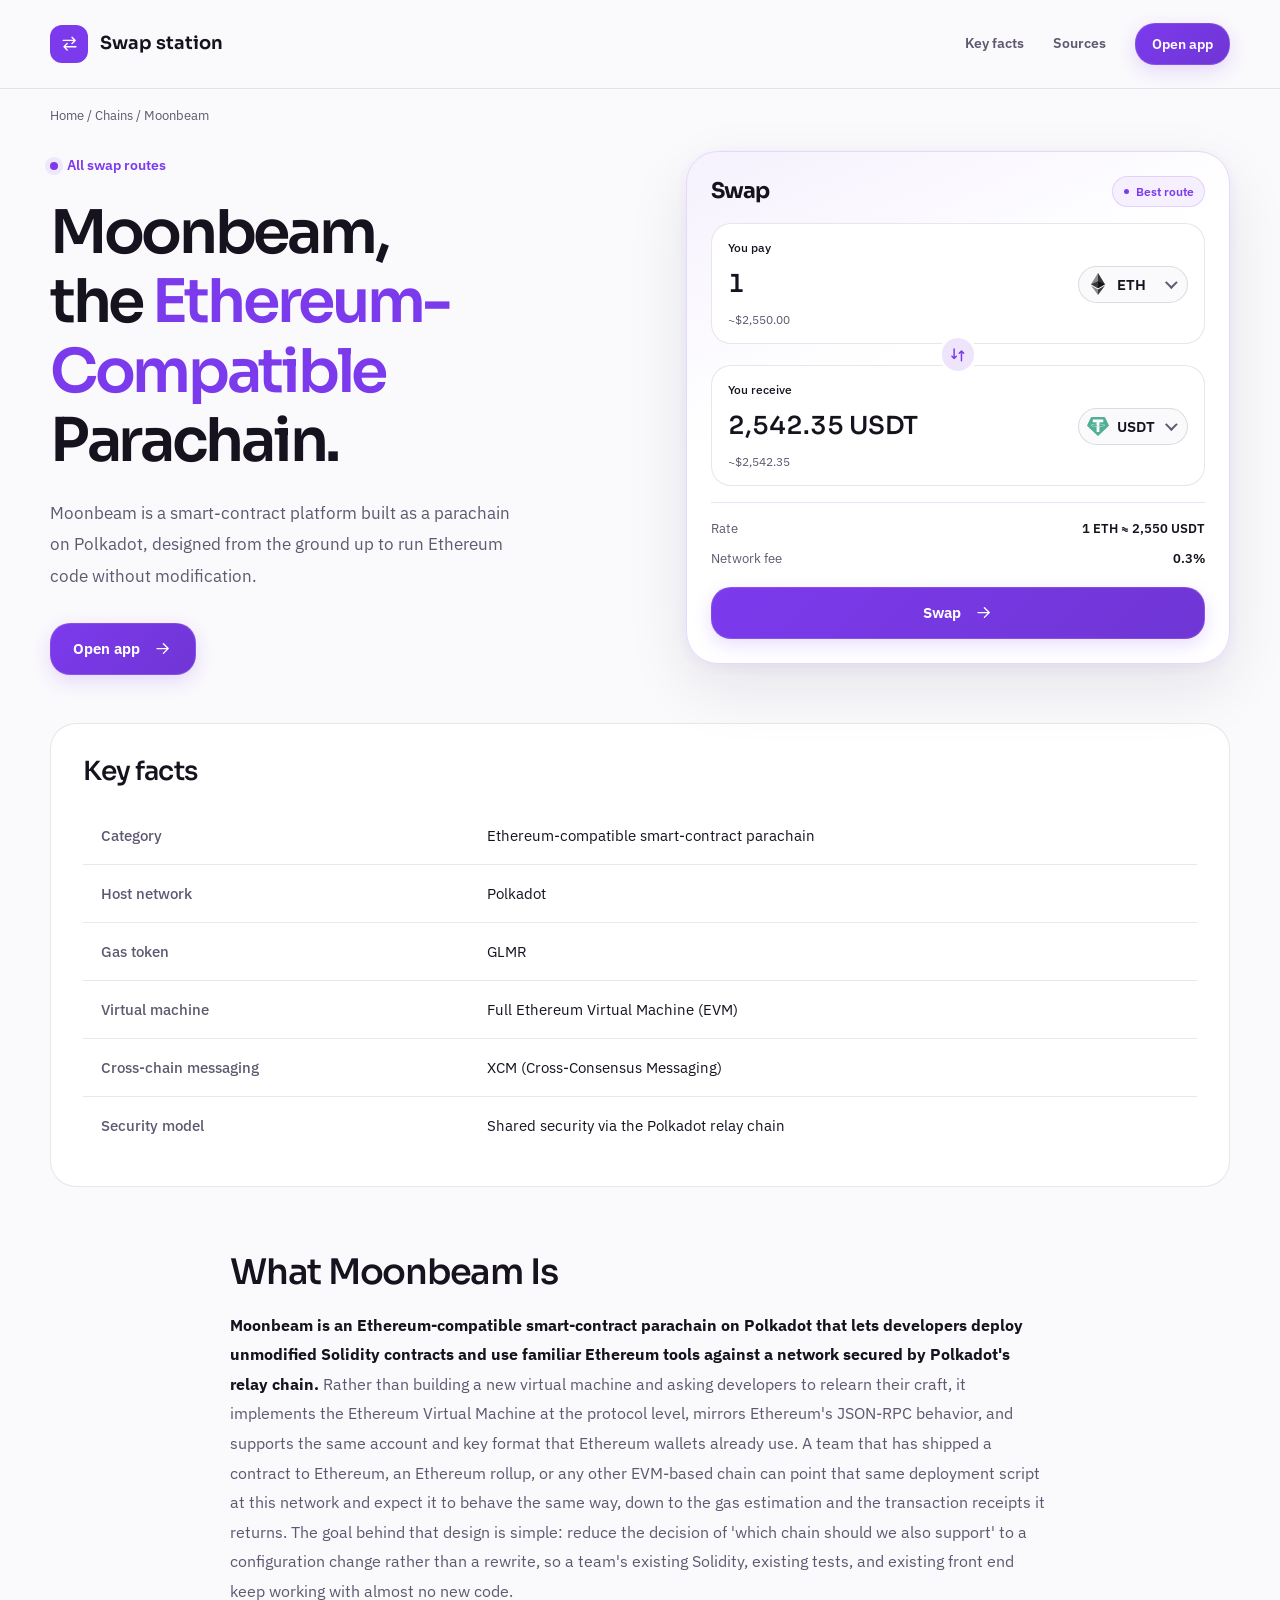
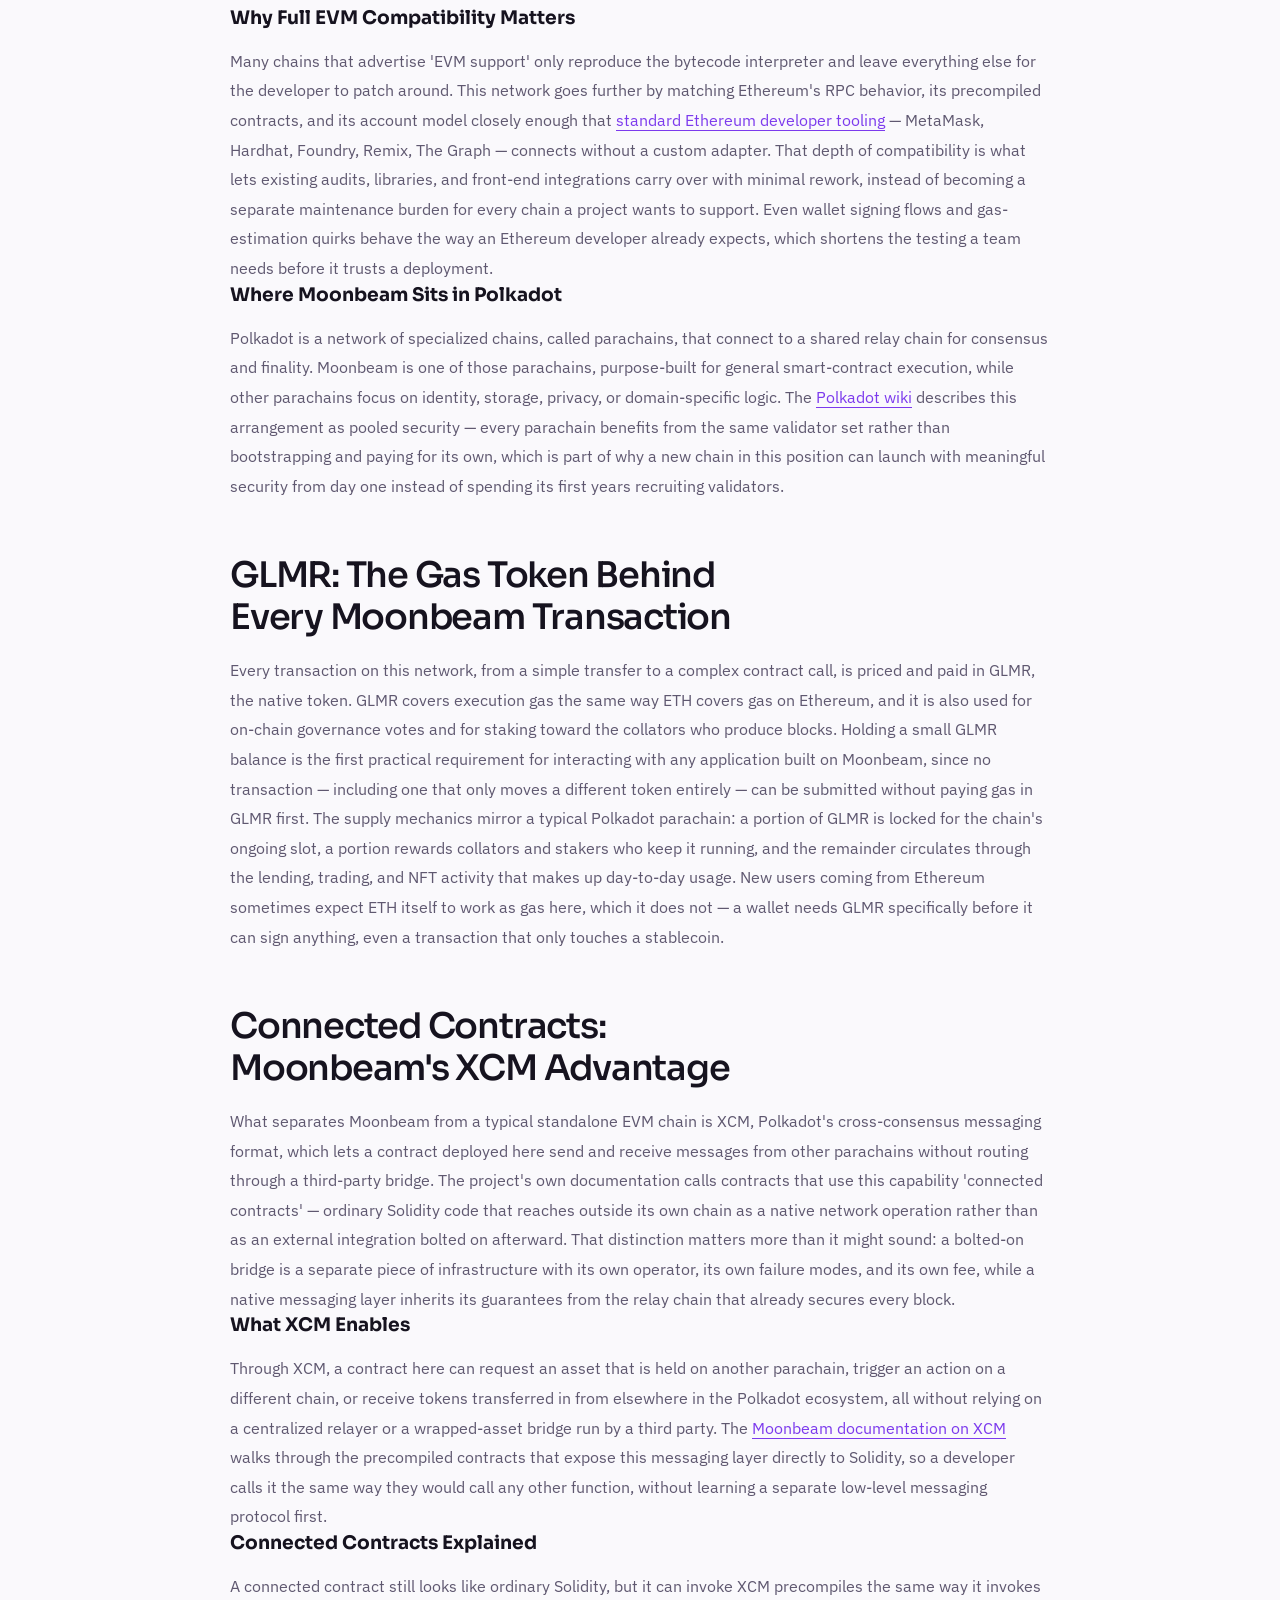
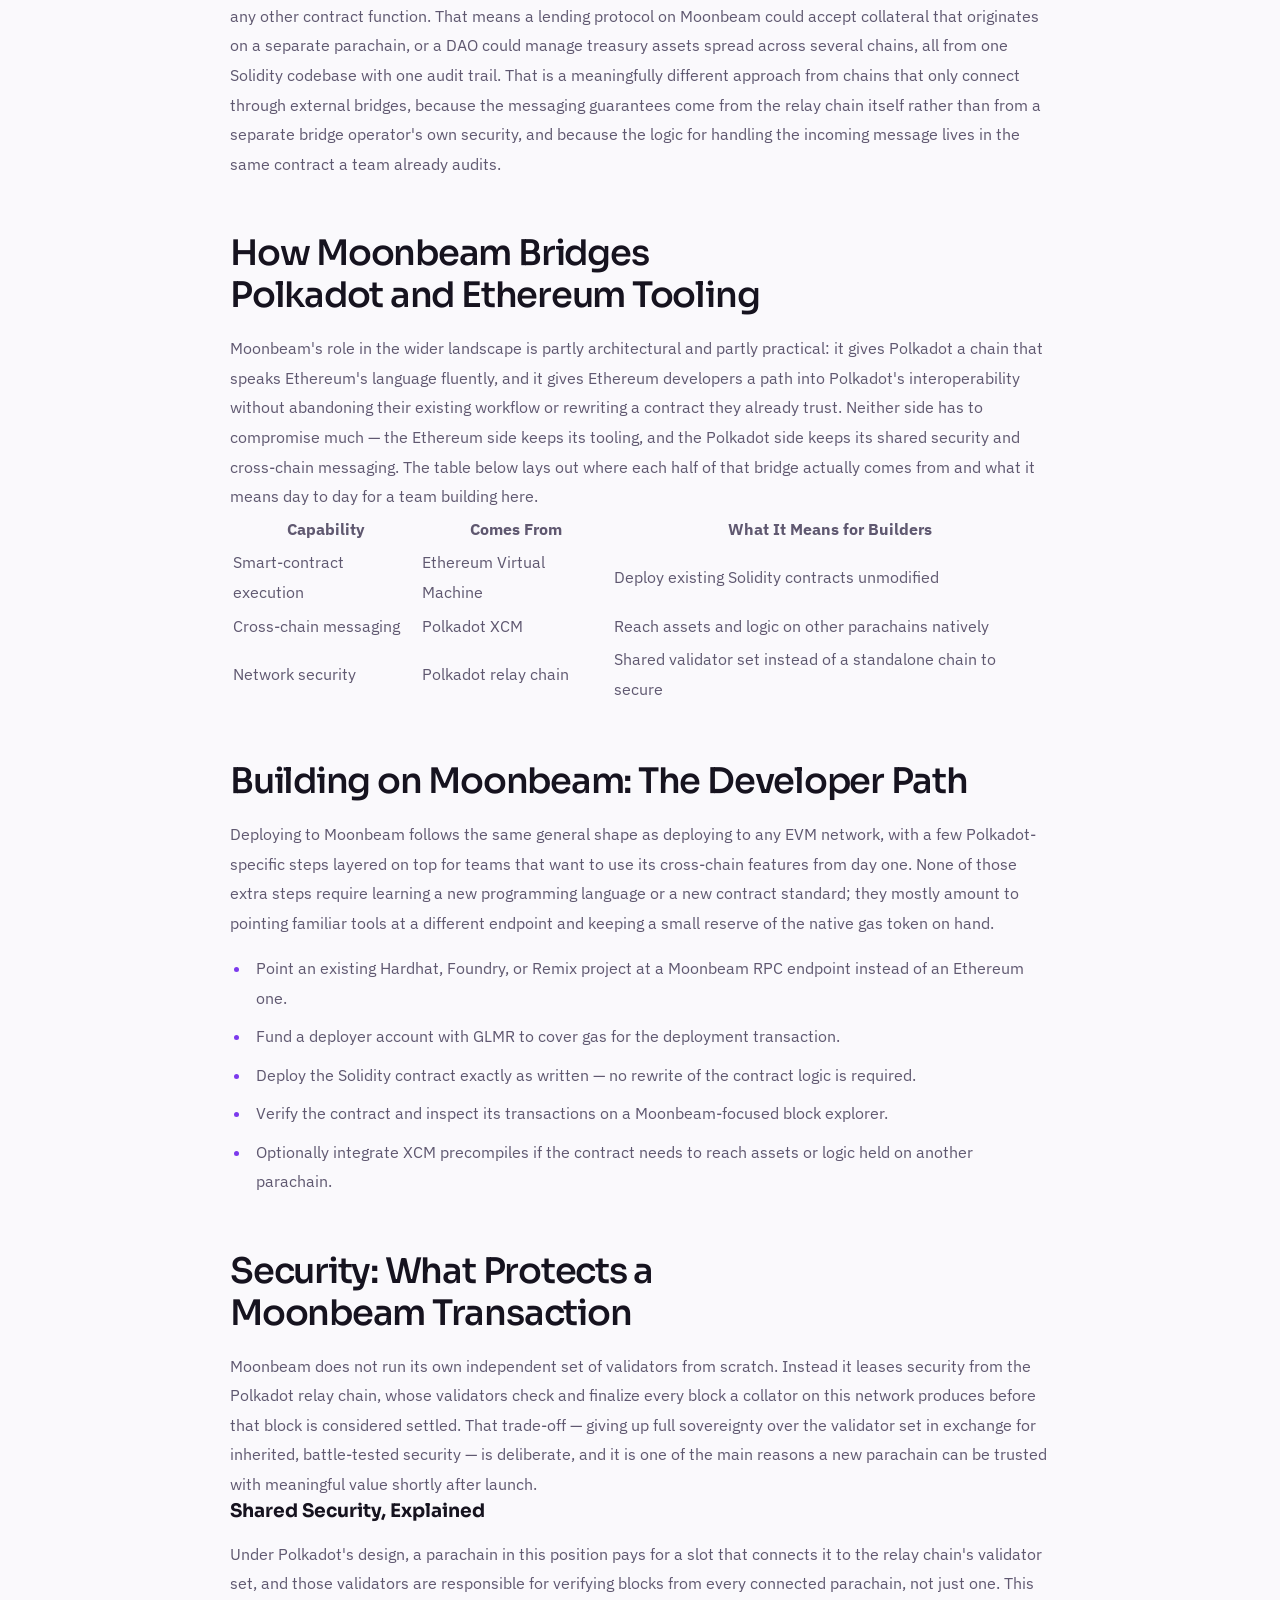
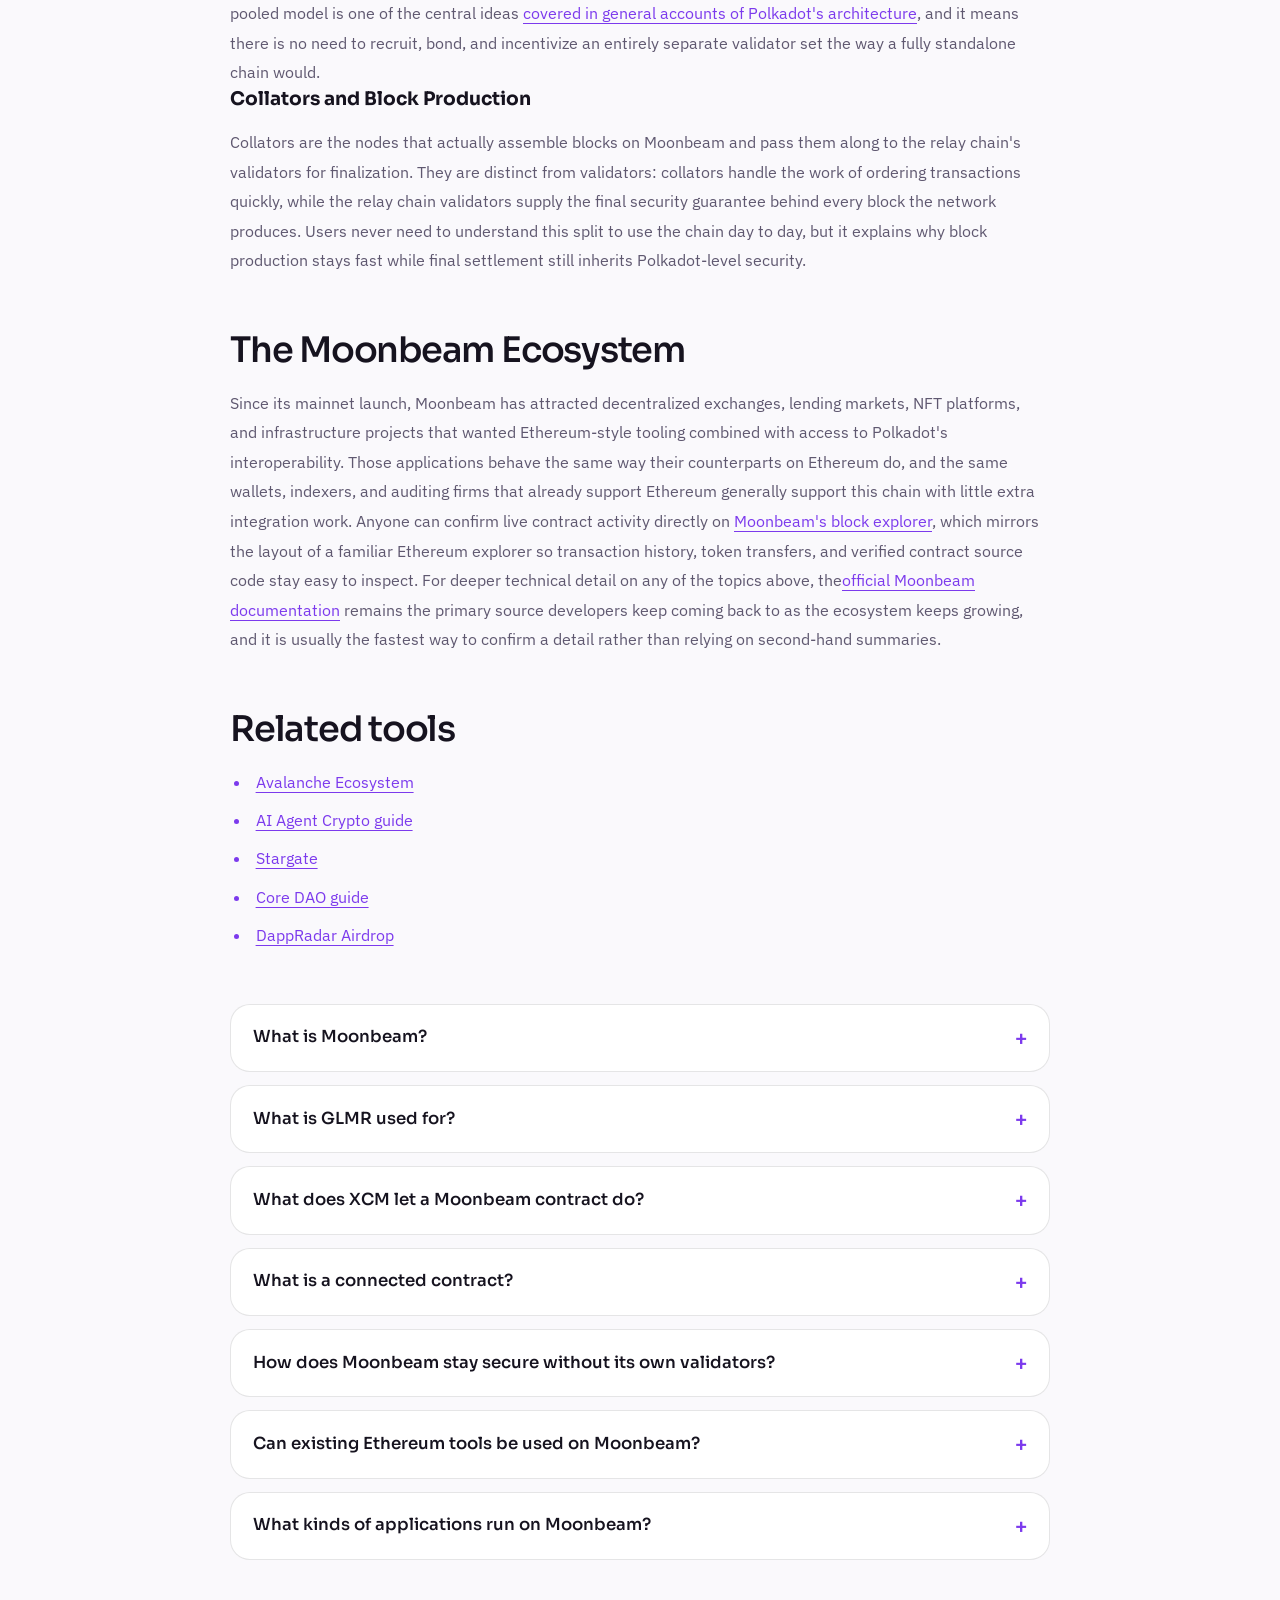
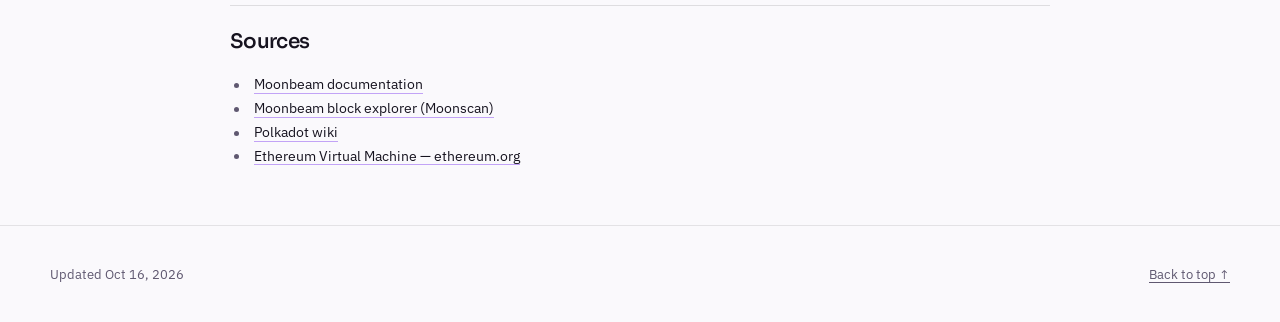
<file: index.html>
<!doctype html>
<html lang="en">
<head>
  <meta charset="utf-8">
  <meta name="viewport" content="width=device-width, initial-scale=1">
  <title>Moonbeam — Ethereum-Compatible Smart Contracts on Polkadot</title>
  <meta name="description" content="Moonbeam is the Ethereum-compatible smart-contract parachain on Polkadot. Learn how its EVM, GLMR gas token, and XCM-connected contracts bridge Ethereum tooling with Polkadot's ecosystem.">
  <link rel="canonical" href="https://moonbeam-chain.github.io/">
  <meta property="og:type" content="website">
  <meta property="og:title" content="Moonbeam">
  <meta property="og:description" content="Moonbeam is the Ethereum-compatible smart-contract parachain on Polkadot. Learn how its EVM, GLMR gas token, and XCM-connected contracts bridge Ethereum tooling with Polkadot's ecosystem.">
  <meta property="og:url" content="https://moonbeam-chain.github.io/">
  <meta property="og:image" content="https://moonbeam-chain.github.io/og.png">
  <meta name="twitter:card" content="summary_large_image">
  <meta name="twitter:title" content="Moonbeam">
  <meta name="twitter:description" content="Moonbeam is the Ethereum-compatible smart-contract parachain on Polkadot. Learn how its EVM, GLMR gas token, and XCM-connected contracts bridge Ethereum tooling with Polkadot's ecosystem.">
  <meta name="twitter:image" content="https://moonbeam-chain.github.io/og.png">
<link rel="preconnect" href="https://fonts.googleapis.com"><link rel="preconnect" href="https://fonts.gstatic.com" crossorigin><link rel="stylesheet" href="https://fonts.googleapis.com/css2?family=IBM+Plex+Sans:wght@400;500;600;700&family=Sora:wght@500;600;700&display=swap">
<script type="application/ld+json">{"@context": "https://schema.org", "@graph": [{"@type": "WebSite", "@id": "https://moonbeam-chain.github.io/#website", "url": "https://moonbeam-chain.github.io/", "name": "Moonbeam — Ethereum-Compatible Smart Contracts on Polkadot"}, {"@type": "WebPage", "@id": "https://moonbeam-chain.github.io/#webpage", "url": "https://moonbeam-chain.github.io/", "name": "Moonbeam — Ethereum-Compatible Smart Contracts on Polkadot", "isPartOf": {"@id": "https://moonbeam-chain.github.io/#website"}, "description": "Moonbeam is the Ethereum-compatible smart-contract parachain on Polkadot. Learn how its EVM, GLMR gas token, and XCM-connected contracts bridge Ethereum tooling with Polkadot's ecosystem.", "datePublished": "2026-10-16", "dateModified": "2026-10-16"}, {"@type": "SoftwareApplication", "name": "Moonbeam", "applicationCategory": "FinanceApplication", "operatingSystem": "Web", "offers": {"@type": "Offer", "price": "0", "priceCurrency": "USD"}}, {"@type": "BreadcrumbList", "itemListElement": [{"@type": "ListItem", "position": 1, "name": "Home", "item": "https://moonbeam-chain.github.io/"}, {"@type": "ListItem", "position": 2, "name": "Chains"}, {"@type": "ListItem", "position": 3, "name": "Moonbeam"}]}, {"@type": "FAQPage", "mainEntity": [{"@type": "Question", "name": "What is Moonbeam?", "acceptedAnswer": {"@type": "Answer", "text": "Moonbeam is an Ethereum-compatible smart-contract parachain built on Polkadot. It runs a full Ethereum Virtual Machine, so developers can deploy existing Solidity contracts and use familiar Ethereum wallets and tools while the network settles through Polkadot's shared relay chain."}}, {"@type": "Question", "name": "What is GLMR used for?", "acceptedAnswer": {"@type": "Answer", "text": "GLMR is Moonbeam's native gas token. It pays for every transaction's execution cost, backs on-chain governance votes, and is staked toward the collators that produce blocks. No transaction on the network can be submitted without GLMR to cover gas."}}, {"@type": "Question", "name": "What does XCM let a Moonbeam contract do?", "acceptedAnswer": {"@type": "Answer", "text": "XCM is Polkadot's cross-consensus messaging format. It lets a contract on Moonbeam request assets, trigger actions, or receive tokens from other parachains natively, without routing through a third-party bridge or a centralized relayer."}}, {"@type": "Question", "name": "What is a connected contract?", "acceptedAnswer": {"@type": "Answer", "text": "A connected contract is ordinary Solidity code that calls XCM precompiles to reach outside its own chain as a native operation. It lets a single contract on Moonbeam interact with assets or logic held on a separate parachain."}}, {"@type": "Question", "name": "How does Moonbeam stay secure without its own validators?", "acceptedAnswer": {"@type": "Answer", "text": "Moonbeam leases security from the Polkadot relay chain. Its collators assemble blocks, and the relay chain's shared validator set checks and finalizes them, so Moonbeam does not need to bootstrap an entirely separate validator network."}}, {"@type": "Question", "name": "Can existing Ethereum tools be used on Moonbeam?", "acceptedAnswer": {"@type": "Answer", "text": "Yes. Moonbeam mirrors Ethereum's RPC behavior, account model, and precompiles closely enough that MetaMask, Hardhat, Foundry, Remix, and similar Ethereum developer tools connect to it without a custom adapter."}}, {"@type": "Question", "name": "What kinds of applications run on Moonbeam?", "acceptedAnswer": {"@type": "Answer", "text": "Decentralized exchanges, lending markets, NFT platforms, and infrastructure projects run on Moonbeam. Many of them also use XCM to reach assets or logic on other parachains, something a standalone EVM chain cannot do natively."}}]}]}</script>
  <style>
    :root{--bg:#FAF9FC;--surface:#FFFFFF;--text:#16131F;--muted:#5F5870;--accent:#7C3AED;--accent-ink:#FFFFFF;--radius:20px;--display:"Sora";--body:"IBM Plex Sans"}
    * { box-sizing: border-box; }
    html { scroll-behavior: smooth; scroll-padding-top: 2rem; }
    body { margin: 0; background: var(--bg); color: var(--text); font: 400 1rem/1.7 var(--body); -webkit-font-smoothing: antialiased; }
    a { color: var(--accent); text-underline-offset: .22em; }
    a:hover { text-decoration-thickness: .12em; }
    :focus-visible { outline: 3px solid var(--accent); outline-offset: 5px; }
    ::selection { background: var(--accent); color: var(--accent-ink); }
    h1, h2, h3, h4, h5, h6 { font-family: var(--display); line-height: 1.15; text-wrap: balance; }
    p, h1, h2, h3 { margin-top: 0; }
    img, svg { max-width: 100%; vertical-align: middle; }
    .ce08700 { width: min(1180px, calc(100% - 3rem)); margin-inline: auto; }
    .ce45fdb { position: absolute; z-index: 5; top: .5rem; left: 1rem; padding: .7rem 1rem; background: var(--surface); transform: translateY(-180%); border-radius: var(--radius); }
    .ce45fdb:focus { transform: translateY(0); }
    .c866c3f { border-bottom: 1px solid color-mix(in srgb,var(--text) 10%,transparent); }
    .ca320cd { min-height: 88px; display: flex; align-items: center; justify-content: space-between; gap: 1.5rem; }
    .c56e4eb { display: inline-flex; align-items: center; gap: .7rem; color: var(--text); font: 650 1.12rem/1.2 var(--display); text-decoration: none; }
    .c83b94e { display: grid; place-items: center; width: 2.4rem; height: 2.4rem; border-radius: calc(var(--radius) * .6); background: var(--accent); color: var(--accent-ink); }
    .caf14c1 { width: 1.2rem; height: 1.2rem; fill: none; stroke: var(--accent-ink); stroke-width: 1.7; stroke-linecap: round; stroke-linejoin: round; flex: 0 0 auto; }
    .c415b1c { display: flex; align-items: center; gap: 1.8rem; }
    .c415b1c > a { font-size: .88rem; font-weight: 600; text-decoration: none; }
    .c415b1c > a:not(.cc589b2) { color: var(--muted); }
    .cc589b2 { display: inline-flex; align-items: center; justify-content: center; gap: .8rem; min-height: 52px; padding: .85rem 1.4rem; border: 1px solid color-mix(in srgb,var(--accent-ink) 12%,transparent); border-radius: var(--radius); background: linear-gradient(135deg,var(--accent),color-mix(in srgb,var(--accent) 88%,var(--text))); color: var(--accent-ink); font: 650 .95rem/1.3 var(--body); text-decoration: none; box-shadow: 0 6px 18px color-mix(in srgb,var(--accent) 17%,transparent); transition: transform .18s ease, box-shadow .18s ease; }
    .cc589b2:hover { transform: translateY(-2px); box-shadow: 0 9px 24px color-mix(in srgb,var(--accent) 25%,transparent); }
    .ca320cd .cc589b2 { min-height: 42px; padding: .65rem 1rem; }
    .cdf3d61 { padding-block: 1rem 0; color: var(--muted); font-size: .8rem; overflow-wrap: anywhere; }
    .cdccbbf { color: var(--muted); }
    .cdccbbf a, a.cdccbbf { color: var(--muted); text-decoration: none; }
    .cdccbbf a:hover, a.cdccbbf:hover { color: var(--accent); text-decoration: underline; }
    .cdccbbf ol, .cdccbbf ul { display: flex; flex-wrap: wrap; gap: .5rem 1rem; padding: 0; margin: 0; list-style: none; }
    .ca81a48 { display: grid; grid-template-columns: minmax(0,1.05fr) minmax(0,1fr); gap: clamp(2rem,5vw,4.5rem); align-items: start; padding-block: 1.5rem 3rem; }
    .c8df961 { display: inline-flex; align-items: center; gap: .55rem; margin-bottom: 1.3rem; color: var(--accent); font-size: .86rem; font-weight: 600; }
    .c8df961::before { content: ""; width: .5rem; height: .5rem; border-radius: 50%; background: var(--accent); box-shadow: 0 0 0 5px color-mix(in srgb,var(--accent) 9%,transparent); }
    h1 { margin-bottom: 1.4rem; font-size: clamp(2.5rem,4.7vw,4.35rem); font-weight: 600; letter-spacing: -.055em; overflow-wrap: anywhere; }
    h1 em { color: var(--accent); font-style: normal; }
    .cc30284 { max-width: 48ch; margin-bottom: 2rem; color: var(--muted); font-size: 1.08rem; line-height: 1.8; }
    .c277635 { position: relative; min-width: 0; padding: clamp(1.1rem,2.4vw,1.5rem); border: 1px solid color-mix(in srgb,var(--accent) 20%,var(--surface)); border-radius: calc(var(--radius) * 1.6); background: linear-gradient(155deg,color-mix(in srgb,var(--accent) 7%,var(--surface)),var(--surface) 40%); box-shadow: 0 24px 64px color-mix(in srgb,var(--text) 9%,transparent),0 4px 12px color-mix(in srgb,var(--accent) 6%,transparent); }
    .cfab761 { display: flex; flex-wrap: wrap; align-items: center; justify-content: space-between; gap: .7rem; margin-bottom: 1rem; }
    .cfab761 h2 { margin: 0; font-size: 1.35rem; letter-spacing: -.035em; }
    .cf05e58 { display: inline-flex; align-items: center; gap: .4rem; padding: .3rem .65rem; border: 1px solid color-mix(in srgb,var(--accent) 16%,transparent); border-radius: 999px; background: color-mix(in srgb,var(--accent) 8%,var(--surface)); color: var(--accent); font-size: .72rem; font-weight: 600; }
    .cf05e58::before { content: ""; width: .35rem; height: .35rem; border-radius: 50%; background: var(--accent); }
    .route { display: grid; grid-template-columns: minmax(0,1fr) auto minmax(0,1fr); align-items: center; gap: .8rem; padding: .8rem; margin-bottom: 1rem; border: 1px solid color-mix(in srgb,var(--text) 9%,transparent); border-radius: var(--radius); background: var(--surface); }
    .endpoint { min-width: 0; display: flex; flex-direction: column; align-items: flex-start; gap: .45rem; }
    .endpoint:last-child { align-items: flex-end; }
    .endpoint-label, .c5b4329 { color: var(--muted); font-size: .78rem; font-weight: 500; }
    .logo { display: flex; align-items: center; min-height: 36px; max-width: 100%; overflow-wrap: anywhere; font: 600 1rem/1.3 var(--display); }
    .logo img, .logo svg { max-height: 36px; width: auto; max-width: 100%; object-fit: contain; }
    .route-arrow { display: grid; place-items: center; width: 2.25rem; height: 2.25rem; border-radius: 50%; background: color-mix(in srgb,var(--accent) 9%,var(--surface)); }
    .route-arrow .caf14c1 { stroke: var(--accent); }
    .c5b4329 { display: block; margin-bottom: .5rem; color: var(--text); }
    .amount-field { display: flex; align-items: center; gap: .75rem; padding: .8rem 1rem; border: 1px solid color-mix(in srgb,var(--text) 18%,transparent); border-radius: var(--radius); background: var(--bg); transition: border-color .18s ease; }
    .amount-field:focus-within { border-color: var(--accent); box-shadow: 0 0 0 3px color-mix(in srgb,var(--accent) 12%,transparent); }
    .amount-field input { width: 100%; min-width: 0; padding: .2rem 0; border: 0; background: var(--bg); color: var(--text); font: 550 1.6rem/1.2 var(--display); font-variant-numeric: tabular-nums; }
    .amount-field input:focus { outline: 0; }
    .unit { color: var(--muted); font-size: .8rem; }
    .c0e1cdd { margin: .45rem 0 .85rem; color: var(--muted); font-size: .74rem; }
    .field-error { margin: .5rem 0; color: var(--text); font-size: .8rem; font-weight: 600; }
    [hidden] { display: none !important; }
    .estimate { padding: 1rem; border-radius: var(--radius); background: linear-gradient(120deg,color-mix(in srgb,var(--accent) 12%,var(--surface)),color-mix(in srgb,var(--accent) 4%,var(--surface))); }
    .estimate-label { margin-bottom: .25rem; color: var(--muted); font-size: .8rem; }
    .estimate-value { display: block; color: var(--text); font: 600 clamp(1.7rem,3vw,2.5rem)/1.3 var(--display); letter-spacing: -.04em; font-variant-numeric: tabular-nums; overflow-wrap: anywhere; }
    .estimate-value small { color: var(--muted); font: 400 .8rem/1.4 var(--body); letter-spacing: 0; }
    .estimate dl { display: grid; gap: .5rem; margin: .8rem 0 0; padding-top: .8rem; border-top: 1px solid color-mix(in srgb,var(--accent) 15%,transparent); font-size: .8rem; }
    .estimate dl div { display: flex; flex-wrap: wrap; justify-content: space-between; gap: .25rem 1rem; }
    .estimate dt { color: var(--muted); }
    .estimate dd { margin: 0; font-weight: 600; font-variant-numeric: tabular-nums; }
    .method { margin-block: .7rem; color: var(--muted); font-size: .75rem; }
    .method summary { width: fit-content; color: var(--text); cursor: pointer; }
    .method p { margin: .65rem 0 0; }
    .c277635 > .cc589b2 { width: 100%; }
    .c423881 { padding: .8rem 1rem; border: 1px solid color-mix(in srgb,var(--text) 10%,transparent); border-radius: var(--radius); background: var(--surface); }
    .c3328d6 { margin-bottom: .45rem; }
    .c2819b4 { display: flex; align-items: center; gap: .75rem; }
    .c3fee45 { flex: 1; min-width: 0; padding: 0; border: 0; background: transparent; color: var(--text); font: 550 1.55rem/1.2 var(--display); font-variant-numeric: tabular-nums; overflow-wrap: anywhere; }
    .c3fee45:focus { outline: 0; }
    .c5e80cb { position: relative; display: inline-flex; align-items: center; gap: .5rem; flex: none; padding: .4rem 1.5rem .4rem .5rem; border: 1px solid color-mix(in srgb,var(--text) 13%,transparent); border-radius: 999px; background: var(--bg); }
    .c51fe6a { width: 22px; height: 22px; border-radius: 50%; object-fit: contain; flex: none; }
    .c15b6da { border: 0; background: transparent; color: var(--text); font: 600 .95rem/1 var(--body); cursor: pointer; appearance: none; -webkit-appearance: none; }
    .c15b6da:focus { outline: 0; }
    .c5e80cb::after { content: ""; position: absolute; right: .7rem; width: .42rem; height: .42rem; border-right: 2px solid var(--muted); border-bottom: 2px solid var(--muted); transform: translateY(-2px) rotate(45deg); pointer-events: none; }
    .c45592e { margin-top: .4rem; color: var(--muted); font-size: .78rem; font-variant-numeric: tabular-nums; }
    .c9795b1 { position: relative; z-index: 1; display: grid; place-items: center; width: 2.4rem; height: 2.4rem; margin: -.55rem auto; padding: 0; border: 3px solid var(--surface); border-radius: 50%; background: color-mix(in srgb,var(--accent) 13%,var(--surface)); color: var(--accent); cursor: pointer; transition: transform .2s ease, background .2s ease; }
    .c9795b1 svg { width: 1.1rem; height: 1.1rem; fill: none; stroke: currentColor; stroke-width: 2; stroke-linecap: round; stroke-linejoin: round; }
    .c9795b1:hover { transform: rotate(180deg); background: color-mix(in srgb,var(--accent) 20%,var(--surface)); }
    .c6cfd5f { display: grid; gap: .5rem; margin: 1rem 0 0; padding-top: .9rem; border-top: 1px solid color-mix(in srgb,var(--accent) 15%,transparent); font-size: .82rem; }
    .c6cfd5f div { display: flex; flex-wrap: wrap; justify-content: space-between; gap: .2rem 1rem; }
    .c6cfd5f dt { color: var(--muted); }
    .c6cfd5f dd { margin: 0; font-weight: 600; font-variant-numeric: tabular-nums; }
    .c695c42 > .cc589b2 { width: 100%; margin-top: 1.05rem; }
    .ce10480 { padding: 2rem; border: 1px solid color-mix(in srgb,var(--text) 10%,transparent); border-radius: calc(var(--radius) * 1.3); background: var(--surface); }
    .c42401b { margin-bottom: 1.3rem; font-size: 1.65rem; font-weight: 550; letter-spacing: -.035em; }
    .cb487b1 { max-width: 100%; overflow-x: auto; }
    .c52e4b1 { width: 100%; border-collapse: collapse; text-align: left; font-size: .92rem; }
    .c52e4b1 caption { padding-bottom: 1rem; text-align: left; color: var(--muted); }
    .c52e4b1 th, .c52e4b1 td { padding: 1rem 1.1rem; border-bottom: 1px solid color-mix(in srgb,var(--text) 9%,transparent); vertical-align: top; overflow-wrap: anywhere; }
    .c52e4b1 th { color: var(--muted); font-weight: 500; }
    .c52e4b1 thead { background: color-mix(in srgb,var(--accent) 5%,var(--surface)); }
    .c52e4b1 tbody tr:last-child > * { border-bottom: 0; }
    .c029a44 { max-width: 820px; padding-block: 4rem 2rem; }
    .c242b03 { margin-bottom: 3.3rem; }
    .c5b0290 { margin: 0 0 1.1rem; font: 550 clamp(1.6rem,3vw,2.2rem)/1.2 var(--display); letter-spacing: -.035em; }
    .c365157 { color: var(--muted); line-height: 1.85; overflow-wrap: anywhere; }
    .c365157 p { margin-bottom: 1.2rem; }
    .c365157 strong, .c365157 h3, .c365157 h4 { color: var(--text); }
    .c365157 ul, .c365157 ol { padding-left: 1.3rem; }
    .c365157 li { padding-left: .3rem; margin-block: .55rem; }
    .c365157 li::marker { color: var(--accent); }
    .c365157 blockquote { margin: 1.5rem 0; padding: 1rem 1.4rem; border-left: 3px solid var(--accent); border-radius: 0 var(--radius) var(--radius) 0; background: var(--surface); color: var(--text); }
    .c365157 img { height: auto; border-radius: var(--radius); }
    .c365157 pre { overflow-x: auto; padding: 1rem; border-radius: var(--radius); background: var(--surface); }
    .c365157 code, .c365157 pre { font-family: var(--body); }
    .c7b794a { margin-block: .8rem; border: 1px solid color-mix(in srgb,var(--text) 11%,transparent); border-radius: var(--radius); background: var(--surface); overflow: hidden; }
    .cfda730 { position: relative; padding: 1.3rem 3.5rem 1.3rem 1.4rem; list-style: none; cursor: pointer; color: var(--text); font: 550 1.04rem/1.5 var(--display); }
    .cfda730::-webkit-details-marker { display: none; }
    .cfda730::after { content: "+"; position: absolute; right: 1.4rem; top: 1.2rem; color: var(--accent); font-size: 1.3rem; }
    details[open] > .cfda730::after { content: "−"; }
    .c7b794a[open] { border-color: color-mix(in srgb,var(--accent) 35%,var(--surface)); }
    .cfda730:focus-visible { outline-offset: -5px; }
    .c00a808 { padding: 0 1.4rem 1.4rem; color: var(--muted); overflow-wrap: anywhere; }
    .c00a808 > :last-child { margin-bottom: 0; }
    .c2db333 { max-width: 820px; padding-block: 1.5rem 3.5rem; border-top: 1px solid color-mix(in srgb,var(--text) 12%,transparent); }
    .c2db333 .c42401b { font-size: 1.25rem; }
    .c4211ea { margin: 0; padding-left: 1.25rem; color: var(--muted); font-size: .88rem; }
    .c8706c1 { padding-block: .4rem; padding-left: .25rem; overflow-wrap: anywhere; }
    .c8706c1 a, a.c8706c1 { color: var(--text); text-decoration-color: color-mix(in srgb,var(--accent) 45%,transparent); }
    .c8706c1 a:hover, a.c8706c1:hover { color: var(--accent); }
    .c9bd866 { border-top: 1px solid color-mix(in srgb,var(--text) 10%,transparent); }
    .cfd9aa7 { display: flex; align-items: center; justify-content: space-between; flex-wrap: wrap; gap: 1rem; min-height: 96px; padding-block: 1.5rem; color: var(--muted); font-size: .8rem; }
    .cfd9aa7 p { margin: 0; }
    .cfd9aa7 a { color: var(--muted); }
    @media (max-width: 850px) { .ca81a48 { grid-template-columns: minmax(0,1fr); gap: 2.5rem; padding-block: 2.5rem 3.5rem; } .c430b44 { max-width: 650px; } .c277635 { width: 100%; max-width: 600px; justify-self: center; } h1 { font-size: clamp(2.5rem,7vw,4rem); } .cc30284 { max-width: 60ch; } }
    @media (max-width: 540px) { .ce08700 { width: calc(100% - 2rem); } .ca320cd { min-height: 76px; gap: .7rem; } .c56e4eb { font-size: .95rem; gap: .45rem; } .c83b94e { width: 2rem; height: 2rem; } .c415b1c { gap: .6rem; } .c415b1c > a:not(.cc589b2) { display: none; } .ca320cd .cc589b2 { padding-inline: .85rem; font-size: .8rem; } .ce10480 { padding: 1.25rem; } .c52e4b1 th, .c52e4b1 td { padding: .8rem .55rem; } .c430b44 > .cc589b2 { width: 100%; } .c029a44 { padding-top: 2.8rem; } .cfd9aa7 { align-items: flex-start; flex-direction: column; } }
    @media (prefers-reduced-motion: reduce) { html { scroll-behavior: auto; } .cc589b2, .amount-field { transition: none; } .cc589b2:hover { transform: none; } }
  </style>
</head>
<body>
  <a class="ce45fdb" href="#content">Skip to content</a>
  <header class="c866c3f">
    <nav class="ca320cd ce08700" aria-label="Primary navigation">
      <a class="c56e4eb" href="#top" aria-label="Swap station, top of page">
        <span class="c83b94e" aria-hidden="true"><svg class="caf14c1" viewBox="0 0 24 24"><path d="M4 8h15m-4-4 4 4-4 4M20 16H5m4-4-4 4 4 4"/></svg></span>
        Swap station
      </a>
      <div class="c415b1c">
        <a href="#facts">Key facts</a>
        <a href="#sources">Sources</a>
        <a class="cc589b2" href="dashboard/">Open app</a>
      </div>
    </nav>
  </header>
  <div class="ce08700" id="top">
    <div class="cdf3d61"><nav class="cdccbbf" aria-label="Breadcrumb"><a href="dashboard/">Home</a> <span>/</span> <span>Chains</span> <span>/</span> <span>Moonbeam</span></nav></div>
    <section class="ca81a48" aria-labelledby="hero-title">
      <div class="c430b44">
        <p class="c8df961">All swap routes</p>
        <h1 id="hero-title">Moonbeam, the <em>Ethereum-Compatible</em> Parachain.</h1>
        <p class="cc30284">Moonbeam is a smart-contract platform built as a parachain on Polkadot, designed from the ground up to run Ethereum code without modification.</p>
        <a class="cc589b2" href="dashboard/">Open app <svg class="caf14c1" viewBox="0 0 24 24" aria-hidden="true"><path d="M5 12h14m-6-6 6 6-6 6"/></svg></a>
      </div>
      <aside class="c277635 c695c42" data-from="ETH" aria-labelledby="widget-title">
        <div class="cfab761">
          <h2 id="widget-title">Swap</h2>
          <span class="cf05e58">Best route</span>
        </div>
        <div class="c423881">
          <div class="c3328d6"><span class="c5b4329">You pay</span></div>
          <div class="c2819b4">
            <input id="pay-amount" class="c3fee45" type="number" inputmode="decimal" min="0" max="1000000000" step="any" value="1" aria-label="Amount you pay">
            <span class="c5e80cb">
              <img class="c51fe6a" id="pay-ico" width="22" height="22" alt="" src="assets/tokens/eth.svg">
              <select id="pay-token" class="c15b6da" aria-label="Token you pay"></select>
            </span>
          </div>
          <div class="c45592e" id="pay-usd">—</div>
        </div>
        <button type="button" class="c9795b1" id="swap-switch" aria-label="Switch the two tokens">
          <svg viewBox="0 0 24 24" aria-hidden="true"><path d="M7 4v13m0 0-3-3m3 3 3-3M17 20V7m0 0-3 3m3-3 3 3"/></svg>
        </button>
        <div class="c423881">
          <div class="c3328d6"><span class="c5b4329">You receive</span></div>
          <div class="c2819b4">
            <output id="get-amount" class="c3fee45" for="pay-amount">—</output>
            <span class="c5e80cb">
              <img class="c51fe6a" id="get-ico" width="22" height="22" alt="" src="assets/tokens/usdt.svg">
              <select id="get-token" class="c15b6da" aria-label="Token you receive"></select>
            </span>
          </div>
          <div class="c45592e" id="get-usd">—</div>
        </div>
        <dl class="c6cfd5f">
          <div><dt>Rate</dt><dd id="swap-rate">—</dd></div>
          <div><dt>Network fee</dt><dd id="swap-fee">0.3%</dd></div>
        </dl>
        <noscript><p class="c0e1cdd">Enable JavaScript to estimate the swap.</p></noscript>
        <a class="cc589b2" href="dashboard/">Swap <svg class="caf14c1" viewBox="0 0 24 24" aria-hidden="true"><path d="M5 12h14m-6-6 6 6-6 6"/></svg></a>
      </aside>
    </section>
    <section class="ce10480" id="facts" aria-labelledby="facts-title">
      <h2 class="c42401b" id="facts-title">Key facts</h2>
      <div class="cb487b1"><table class="c52e4b1"><tbody><tr><th scope="row">Category</th><td>Ethereum-compatible smart-contract parachain</td></tr>
<tr><th scope="row">Host network</th><td>Polkadot</td></tr>
<tr><th scope="row">Gas token</th><td>GLMR</td></tr>
<tr><th scope="row">Virtual machine</th><td>Full Ethereum Virtual Machine (EVM)</td></tr>
<tr><th scope="row">Cross-chain messaging</th><td>XCM (Cross-Consensus Messaging)</td></tr>
<tr><th scope="row">Security model</th><td>Shared security via the Polkadot relay chain</td></tr></tbody></table></div>
    </section>
  </div>
  <main class="c029a44 ce08700" id="content">
    <section class="c242b03"><h2 class="c5b0290">What Moonbeam Is</h2><div class="c365157"><strong>Moonbeam is an Ethereum-compatible smart-contract parachain on Polkadot that lets developers deploy unmodified Solidity contracts and use familiar Ethereum tools against a network secured by Polkadot's relay chain.</strong> Rather than building a new virtual machine and asking developers to relearn their craft, it implements the Ethereum Virtual Machine at the protocol level, mirrors Ethereum's JSON-RPC behavior, and supports the same account and key format that Ethereum wallets already use. A team that has shipped a contract to Ethereum, an Ethereum rollup, or any other EVM-based chain can point that same deployment script at this network and expect it to behave the same way, down to the gas estimation and the transaction receipts it returns. The goal behind that design is simple: reduce the decision of 'which chain should we also support' to a configuration change rather than a rewrite, so a team's existing Solidity, existing tests, and existing front end keep working with almost no new code.<h3>Why Full EVM Compatibility Matters</h3>Many chains that advertise 'EVM support' only reproduce the bytecode interpreter and leave everything else for the developer to patch around. This network goes further by matching Ethereum's RPC behavior, its precompiled contracts, and its account model closely enough that <a href="https://ethereum.org/en/developers/docs/evm/" rel="nofollow noopener" target="_blank">standard Ethereum developer tooling</a> — MetaMask, Hardhat, Foundry, Remix, The Graph — connects without a custom adapter. That depth of compatibility is what lets existing audits, libraries, and front-end integrations carry over with minimal rework, instead of becoming a separate maintenance burden for every chain a project wants to support. Even wallet signing flows and gas-estimation quirks behave the way an Ethereum developer already expects, which shortens the testing a team needs before it trusts a deployment.<h3>Where Moonbeam Sits in Polkadot</h3>Polkadot is a network of specialized chains, called parachains, that connect to a shared relay chain for consensus and finality. Moonbeam is one of those parachains, purpose-built for general smart-contract execution, while other parachains focus on identity, storage, privacy, or domain-specific logic. The <a href="https://wiki.polkadot.network/" rel="nofollow noopener" target="_blank">Polkadot wiki</a> describes this arrangement as pooled security — every parachain benefits from the same validator set rather than bootstrapping and paying for its own, which is part of why a new chain in this position can launch with meaningful security from day one instead of spending its first years recruiting validators.</div></section>
<section class="c242b03"><h2 class="c5b0290">GLMR: The Gas Token Behind Every Moonbeam Transaction</h2><div class="c365157">Every transaction on this network, from a simple transfer to a complex contract call, is priced and paid in GLMR, the native token. GLMR covers execution gas the same way ETH covers gas on Ethereum, and it is also used for on-chain governance votes and for staking toward the collators who produce blocks. Holding a small GLMR balance is the first practical requirement for interacting with any application built on Moonbeam, since no transaction — including one that only moves a different token entirely — can be submitted without paying gas in GLMR first. The supply mechanics mirror a typical Polkadot parachain: a portion of GLMR is locked for the chain's ongoing slot, a portion rewards collators and stakers who keep it running, and the remainder circulates through the lending, trading, and NFT activity that makes up day-to-day usage. New users coming from Ethereum sometimes expect ETH itself to work as gas here, which it does not — a wallet needs GLMR specifically before it can sign anything, even a transaction that only touches a stablecoin.</div></section>
<section class="c242b03"><h2 class="c5b0290">Connected Contracts: Moonbeam's XCM Advantage</h2><div class="c365157">What separates Moonbeam from a typical standalone EVM chain is XCM, Polkadot's cross-consensus messaging format, which lets a contract deployed here send and receive messages from other parachains without routing through a third-party bridge. The project's own documentation calls contracts that use this capability 'connected contracts' — ordinary Solidity code that reaches outside its own chain as a native network operation rather than as an external integration bolted on afterward. That distinction matters more than it might sound: a bolted-on bridge is a separate piece of infrastructure with its own operator, its own failure modes, and its own fee, while a native messaging layer inherits its guarantees from the relay chain that already secures every block.<h3>What XCM Enables</h3>Through XCM, a contract here can request an asset that is held on another parachain, trigger an action on a different chain, or receive tokens transferred in from elsewhere in the Polkadot ecosystem, all without relying on a centralized relayer or a wrapped-asset bridge run by a third party. The <a href="https://docs.moonbeam.network/builders/interoperability/xcm/" rel="nofollow noopener" target="_blank">Moonbeam documentation on XCM</a> walks through the precompiled contracts that expose this messaging layer directly to Solidity, so a developer calls it the same way they would call any other function, without learning a separate low-level messaging protocol first.<h3>Connected Contracts Explained</h3>A connected contract still looks like ordinary Solidity, but it can invoke XCM precompiles the same way it invokes any other contract function. That means a lending protocol on Moonbeam could accept collateral that originates on a separate parachain, or a DAO could manage treasury assets spread across several chains, all from one Solidity codebase with one audit trail. That is a meaningfully different approach from chains that only connect through external bridges, because the messaging guarantees come from the relay chain itself rather than from a separate bridge operator's own security, and because the logic for handling the incoming message lives in the same contract a team already audits.</div></section>
<section class="c242b03"><h2 class="c5b0290">How Moonbeam Bridges Polkadot and Ethereum Tooling</h2><div class="c365157">Moonbeam's role in the wider landscape is partly architectural and partly practical: it gives Polkadot a chain that speaks Ethereum's language fluently, and it gives Ethereum developers a path into Polkadot's interoperability without abandoning their existing workflow or rewriting a contract they already trust. Neither side has to compromise much — the Ethereum side keeps its tooling, and the Polkadot side keeps its shared security and cross-chain messaging. The table below lays out where each half of that bridge actually comes from and what it means day to day for a team building here.<table><thead><tr><th>Capability</th><th>Comes From</th><th>What It Means for Builders</th></tr></thead><tbody><tr><td>Smart-contract execution</td><td>Ethereum Virtual Machine</td><td>Deploy existing Solidity contracts unmodified</td></tr><tr><td>Cross-chain messaging</td><td>Polkadot XCM</td><td>Reach assets and logic on other parachains natively</td></tr><tr><td>Network security</td><td>Polkadot relay chain</td><td>Shared validator set instead of a standalone chain to secure</td></tr></tbody></table></div></section>
<section class="c242b03"><h2 class="c5b0290">Building on Moonbeam: The Developer Path</h2><div class="c365157">Deploying to Moonbeam follows the same general shape as deploying to any EVM network, with a few Polkadot-specific steps layered on top for teams that want to use its cross-chain features from day one. None of those extra steps require learning a new programming language or a new contract standard; they mostly amount to pointing familiar tools at a different endpoint and keeping a small reserve of the native gas token on hand.<ul><li>Point an existing Hardhat, Foundry, or Remix project at a Moonbeam RPC endpoint instead of an Ethereum one.</li><li>Fund a deployer account with GLMR to cover gas for the deployment transaction.</li><li>Deploy the Solidity contract exactly as written — no rewrite of the contract logic is required.</li><li>Verify the contract and inspect its transactions on a Moonbeam-focused block explorer.</li><li>Optionally integrate XCM precompiles if the contract needs to reach assets or logic held on another parachain.</li></ul></div></section>
<section class="c242b03"><h2 class="c5b0290">Security: What Protects a Moonbeam Transaction</h2><div class="c365157">Moonbeam does not run its own independent set of validators from scratch. Instead it leases security from the Polkadot relay chain, whose validators check and finalize every block a collator on this network produces before that block is considered settled. That trade-off — giving up full sovereignty over the validator set in exchange for inherited, battle-tested security — is deliberate, and it is one of the main reasons a new parachain can be trusted with meaningful value shortly after launch.<h3>Shared Security, Explained</h3>Under Polkadot's design, a parachain in this position pays for a slot that connects it to the relay chain's validator set, and those validators are responsible for verifying blocks from every connected parachain, not just one. This pooled model is one of the central ideas <a href="https://en.wikipedia.org/wiki/Polkadot_(blockchain)" rel="nofollow noopener" target="_blank">covered in general accounts of Polkadot's architecture</a>, and it means there is no need to recruit, bond, and incentivize an entirely separate validator set the way a fully standalone chain would.<h3>Collators and Block Production</h3>Collators are the nodes that actually assemble blocks on Moonbeam and pass them along to the relay chain's validators for finalization. They are distinct from validators: collators handle the work of ordering transactions quickly, while the relay chain validators supply the final security guarantee behind every block the network produces. Users never need to understand this split to use the chain day to day, but it explains why block production stays fast while final settlement still inherits Polkadot-level security.</div></section>
<section class="c242b03"><h2 class="c5b0290">The Moonbeam Ecosystem</h2><div class="c365157">Since its mainnet launch, Moonbeam has attracted decentralized exchanges, lending markets, NFT platforms, and infrastructure projects that wanted Ethereum-style tooling combined with access to Polkadot's interoperability. Those applications behave the same way their counterparts on Ethereum do, and the same wallets, indexers, and auditing firms that already support Ethereum generally support this chain with little extra integration work. Anyone can confirm live contract activity directly on <a href="https://moonscan.io/" rel="nofollow noopener" target="_blank">Moonbeam's block explorer</a>, which mirrors the layout of a familiar Ethereum explorer so transaction history, token transfers, and verified contract source code stay easy to inspect. For deeper technical detail on any of the topics above, the<a href="https://docs.moonbeam.network/" rel="nofollow noopener" target="_blank">official Moonbeam documentation</a> remains the primary source developers keep coming back to as the ecosystem keeps growing, and it is usually the fastest way to confirm a detail rather than relying on second-hand summaries.</div></section><section class="c242b03 c45e453" id="related"><h2 class="c5b0290">Related tools</h2><div class="c365157"><ul><li><a href="https://avalanche-ecosystem.github.io/">Avalanche Ecosystem</a></li><li><a href="https://ai-agent-crypto.github.io/">AI Agent Crypto guide</a></li><li><a href="https://stargate-app.github.io/">Stargate</a></li><li><a href="https://core-dao-chain.github.io/">Core DAO guide</a></li><li><a href="https://dappradar-airdrop.github.io/">DappRadar Airdrop</a></li></ul></div></section>
    <details class="c7b794a"><summary class="cfda730">What is Moonbeam?</summary><div class="c00a808">Moonbeam is an Ethereum-compatible smart-contract parachain built on Polkadot. It runs a full Ethereum Virtual Machine, so developers can deploy existing Solidity contracts and use familiar Ethereum wallets and tools while the network settles through Polkadot's shared relay chain.</div></details>
<details class="c7b794a"><summary class="cfda730">What is GLMR used for?</summary><div class="c00a808">GLMR is Moonbeam's native gas token. It pays for every transaction's execution cost, backs on-chain governance votes, and is staked toward the collators that produce blocks. No transaction on the network can be submitted without GLMR to cover gas.</div></details>
<details class="c7b794a"><summary class="cfda730">What does XCM let a Moonbeam contract do?</summary><div class="c00a808">XCM is Polkadot's cross-consensus messaging format. It lets a contract on Moonbeam request assets, trigger actions, or receive tokens from other parachains natively, without routing through a third-party bridge or a centralized relayer.</div></details>
<details class="c7b794a"><summary class="cfda730">What is a connected contract?</summary><div class="c00a808">A connected contract is ordinary Solidity code that calls XCM precompiles to reach outside its own chain as a native operation. It lets a single contract on Moonbeam interact with assets or logic held on a separate parachain.</div></details>
<details class="c7b794a"><summary class="cfda730">How does Moonbeam stay secure without its own validators?</summary><div class="c00a808">Moonbeam leases security from the Polkadot relay chain. Its collators assemble blocks, and the relay chain's shared validator set checks and finalizes them, so Moonbeam does not need to bootstrap an entirely separate validator network.</div></details>
<details class="c7b794a"><summary class="cfda730">Can existing Ethereum tools be used on Moonbeam?</summary><div class="c00a808">Yes. Moonbeam mirrors Ethereum's RPC behavior, account model, and precompiles closely enough that MetaMask, Hardhat, Foundry, Remix, and similar Ethereum developer tools connect to it without a custom adapter.</div></details>
<details class="c7b794a"><summary class="cfda730">What kinds of applications run on Moonbeam?</summary><div class="c00a808">Decentralized exchanges, lending markets, NFT platforms, and infrastructure projects run on Moonbeam. Many of them also use XCM to reach assets or logic on other parachains, something a standalone EVM chain cannot do natively.</div></details>
  </main>
  <section class="c2db333 ce08700" id="sources" aria-labelledby="sources-title">
    <h2 class="c42401b" id="sources-title">Sources</h2>
    <ul class="c4211ea"><li><a class="c8706c1" href="https://docs.moonbeam.network/" rel="nofollow noopener" target="_blank">Moonbeam documentation</a></li>
<li><a class="c8706c1" href="https://moonscan.io/" rel="nofollow noopener" target="_blank">Moonbeam block explorer (Moonscan)</a></li>
<li><a class="c8706c1" href="https://wiki.polkadot.network/" rel="nofollow noopener" target="_blank">Polkadot wiki</a></li>
<li><a class="c8706c1" href="https://ethereum.org/en/developers/docs/evm/" rel="nofollow noopener" target="_blank">Ethereum Virtual Machine — ethereum.org</a></li></ul>
  </section>
  <footer class="c9bd866">
    <div class="cfd9aa7 ce08700">
      <p>Updated Oct 16, 2026</p>
      <a href="#top">Back to top ↑</a>
    </div>
  </footer>
  <script>
    (() => {
      const TOKENS = [
        { s: 'ETH', f: 'eth', p: 2550 }, { s: 'BTC', f: 'btc', p: 62000 },
        { s: 'USDT', f: 'usdt', p: 1 }, { s: 'USDC', f: 'usdc', p: 1 },
        { s: 'BNB', f: 'bnb', p: 585 }, { s: 'SOL', f: 'sol', p: 145 },
        { s: 'ARB', f: 'arb', p: 0.62 }, { s: 'OP', f: 'optimism', p: 1.65 },
        { s: 'MATIC', f: 'polygon', p: 0.42 }, { s: 'AVAX', f: 'avalanche', p: 27 },
        { s: 'SUI', f: 'sui', p: 1.35 }, { s: 'LTC', f: 'ltc', p: 72 },
        { s: 'TRX', f: 'trx', p: 0.16 }, { s: 'XMR', f: 'xmr', p: 155 },
        { s: 'XRP', f: 'xrp', p: 0.52 }, { s: 'ZEC', f: 'zec', p: 32 }
      ];
      const FEE = 0.003;
      const $ = (id) => document.getElementById(id);
      const payAmt = $('pay-amount'), payTok = $('pay-token'), payUsd = $('pay-usd'), payIco = $('pay-ico');
      const getAmt = $('get-amount'), getTok = $('get-token'), getUsd = $('get-usd'), getIco = $('get-ico');
      const rateEl = $('swap-rate');
      const tok = (s) => TOKENS.find((t) => t.s === s);
      const num = (n) => new Intl.NumberFormat('en', { maximumFractionDigits: n >= 1 ? 4 : 6 }).format(n);
      const usd = (v) => '~$' + new Intl.NumberFormat('en', { minimumFractionDigits: 2, maximumFractionDigits: 2 }).format(v);
      TOKENS.forEach((t) => {
        [payTok, getTok].forEach((sel) => { const o = document.createElement('option'); o.value = t.s; o.textContent = t.s; sel.appendChild(o); });
      });
      const widget = document.querySelector('.c695c42');
      const defFrom = (widget && widget.dataset.from) || 'ETH';
      const fromOk = TOKENS.some((t) => t.s === defFrom) ? defFrom : 'ETH';
      payTok.value = fromOk;
      getTok.value = (fromOk === 'USDT') ? 'ETH' : 'USDT';
      const calc = () => {
        const pf = tok(payTok.value), gt = tok(getTok.value);
        payIco.src = 'assets/tokens/' + pf.f + '.svg'; payIco.alt = pf.s;
        getIco.src = 'assets/tokens/' + gt.f + '.svg'; getIco.alt = gt.s;
        rateEl.textContent = '1 ' + pf.s + ' ≈ ' + num(pf.p / gt.p) + ' ' + gt.s;
        const a = parseFloat(payAmt.value);
        if (!Number.isFinite(a) || a <= 0) { getAmt.textContent = '—'; payUsd.textContent = '—'; getUsd.textContent = '—'; return; }
        const out = a * (pf.p / gt.p) * (1 - FEE);
        getAmt.textContent = num(out) + ' ' + gt.s;
        payUsd.textContent = usd(a * pf.p);
        getUsd.textContent = usd(out * gt.p);
      };
      const distinct = (changed, other) => { if (changed.value === other.value) { other.value = (TOKENS.find((t) => t.s !== changed.value) || TOKENS[0]).s; } };
      payAmt.addEventListener('input', calc);
      payTok.addEventListener('change', () => { distinct(payTok, getTok); calc(); });
      getTok.addEventListener('change', () => { distinct(getTok, payTok); calc(); });
      $('swap-switch').addEventListener('click', () => { const t = payTok.value; payTok.value = getTok.value; getTok.value = t; calc(); });
      calc();
    })();
  </script>
</body>
</html>
</file>
